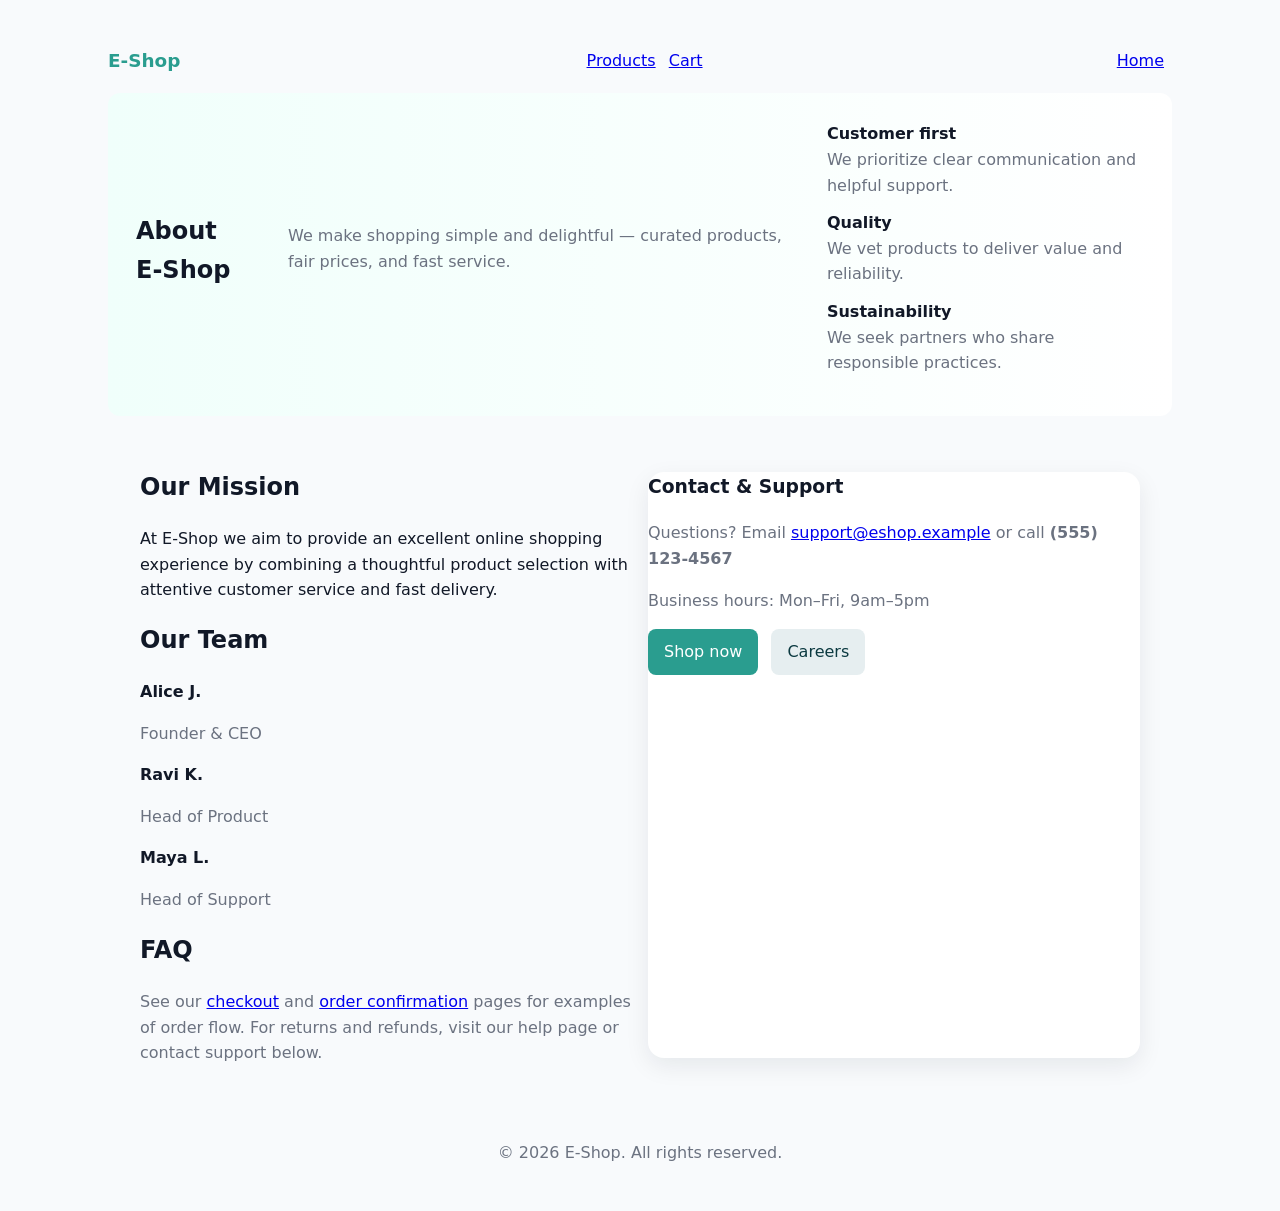
<file: about.html>
<!DOCTYPE html>
<html lang="en">
<head>
        <meta charset="UTF-8">
        <meta name="viewport" content="width=device-width, initial-scale=1.0">
        <title>About — E‑Shop</title>
        <link rel="stylesheet" href="style.css">
        
</head>
<body>
    <div class="wrap">
        <header class="site">
            <a class="logo" href="index.html">E‑Shop</a>
            <nav class="muted"><a href="products.html" style="margin-right:8px">Products</a>  <a href="cart.html" style="margin-right:8px">Cart</a></nav> <a href="index.html" style="margin-right:8px">Home</a>
        </header>

        <main>
            <section class="hero">
                <h1>About E‑Shop</h1>
                <p class="muted">We make shopping simple and delightful — curated products, fair prices, and fast service.</p>
                <div class="values">
                    <div class="value">
                        <strong>Customer first</strong>
                        <p class="muted">We prioritize clear communication and helpful support.</p>
                    </div>
                    <div class="value">
                        <strong>Quality</strong>
                        <p class="muted">We vet products to deliver value and reliability.</p>
                    </div>
                    <div class="value">
                        <strong>Sustainability</strong>
                        <p class="muted">We seek partners who share responsible practices.</p>
                    </div>
                </div>
            </section>

            <section class="grid">
                <div>
                    <h2>Our Mission</h2>
                    <p>At E‑Shop we aim to provide an excellent online shopping experience by combining a thoughtful product selection with attentive customer service and fast delivery.</p>

                    <h2 style="margin-top:18px">Our Team</h2>
                    <div class="team">
                        <div class="member">
                            <strong>Alice J.</strong>
                            <p class="muted">Founder & CEO</p>
                        </div>
                        <div class="member">
                            <strong>Ravi K.</strong>
                            <p class="muted">Head of Product</p>
                        </div>
                        <div class="member">
                            <strong>Maya L.</strong>
                            <p class="muted">Head of Support</p>
                        </div>
                    </div>

                    <h2 style="margin-top:18px">FAQ</h2>
                    <p class="muted">See our <a href="checkout.html">checkout</a> and <a href="confirmation.html">order confirmation</a> pages for examples of order flow. For returns and refunds, visit our help page or contact support below.</p>
                </div>

                <aside class="contact">
                    <h3 style="margin-top:0">Contact & Support</h3>
                    <p class="muted">Questions? Email <a href="mailto:support@eshop.example">support@eshop.example</a> or call <strong>(555) 123‑4567</strong></p>
                    <p class="muted">Business hours: Mon–Fri, 9am–5pm</p>
                    <div style="margin-top:12px">
                        <a class="btn" href="products.html">Shop now</a>
                        <a class="btn secondary" href="about.html" style="margin-left:8px">Careers</a>
                    </div>
                </aside>
            </section>
        </main>

        <footer style="text-align:center;margin-top:26px" class="muted">© <span id="year"></span> E‑Shop. All rights reserved.</footer>
    </div>

    <script>document.getElementById('year').textContent=new Date().getFullYear();</script>
</body>
</html>
</file>
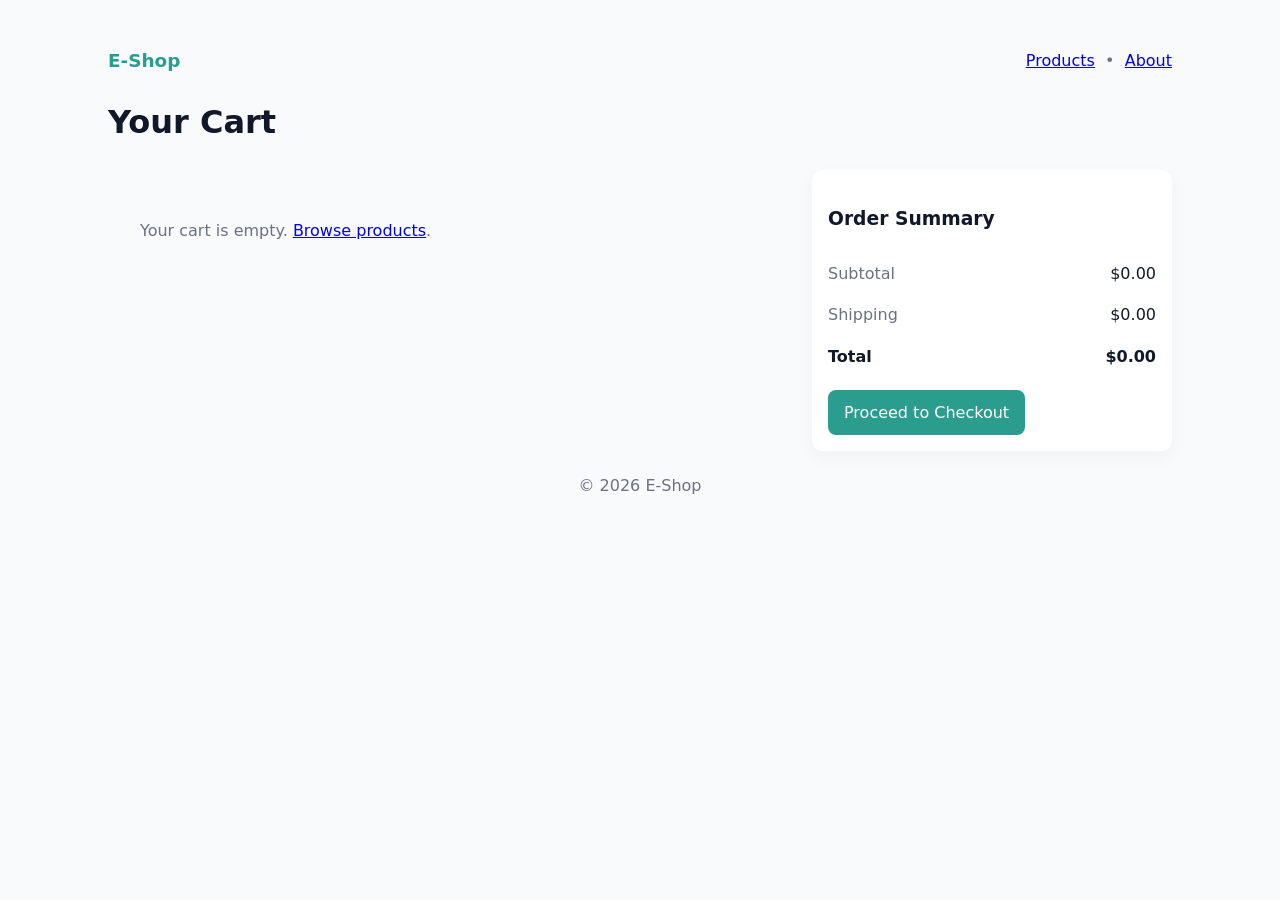
<file: cart.html>
<!DOCTYPE html>
<html lang="en">
<head>
    <meta charset="UTF-8">
    <meta name="viewport" content="width=device-width, initial-scale=1.0">
    <title>E‑Shop — Cart</title>
    <link rel="stylesheet" href="style.css">
    
</head>
<body>
    <div class="wrap">
        <header class="site">
            <a class="logo" href="index.html">E‑Shop</a>
            <nav class="muted"><a href="products.html">Products</a> &nbsp;•&nbsp; <a href="about.html">About</a></nav>
        </header>

        <main>
            <h1>Your Cart</h1>
            <div class="cart-grid">
                <section id="cartItems">
                    <!-- items rendered here -->
                </section>

                <aside class="summary" id="cartSummary">
                    <h3>Order Summary</h3>
                    <div class="line"><span class="muted">Subtotal</span><span id="subtotal">$0.00</span></div>
                    <div class="line"><span class="muted">Shipping</span><span id="shipping">$0.00</span></div>
                    <div class="line" style="font-weight:700"><span>Total</span><span id="total">$0.00</span></div>
                    <div style="margin-top:12px">
                        <a href="checkout.html" id="checkoutBtn" class="btn">Proceed to Checkout</a>
                    </div>
                </aside>
            </div>
        </main>

        <footer style="text-align:center;margin-top:22px;color:var(--muted)">© <span id="year"></span> E‑Shop</footer>
    </div>

    <script>
        function formatPrice(n){return '$' + n.toFixed(2)}
        function getCart(){return JSON.parse(localStorage.getItem('cart')||'[]')}
        function saveCart(c){localStorage.setItem('cart',JSON.stringify(c))}

        function renderCart(){
            var cart=getCart();
            var container=document.getElementById('cartItems');
            container.innerHTML='';
            if(cart.length===0){
                container.innerHTML = '<p class="muted">Your cart is empty. <a href="products.html">Browse products</a>.</p>';
                document.getElementById('subtotal').textContent = formatPrice(0);
                document.getElementById('shipping').textContent = formatPrice(0);
                document.getElementById('total').textContent = formatPrice(0);
                return;
            }

            var subtotal = 0;
            cart.forEach(item=>{
                subtotal += item.price * (item.quantity||1);
                var el = document.createElement('div'); el.className='cart-item';
                el.innerHTML = `
                    <div class="thumb"></div>
                    <div class="meta">
                        <strong>${item.name}</strong>
                        <div class="muted">${formatPrice(item.price)}</div>
                        <div class="qty">Quantity: <input type="number" min="1" value="${item.quantity||1}" data-id="${item.id}" style="width:60px;margin-left:8px"></div>
                    </div>
                    <div>
                        <button class="btn remove" data-id="${item.id}" style="background:#e05353">Remove</button>
                    </div>
                `;
                container.appendChild(el);
            });

            var shipping = subtotal > 0 ? 5.00 : 0.00;
            document.getElementById('subtotal').textContent = formatPrice(subtotal);
            document.getElementById('shipping').textContent = formatPrice(shipping);
            document.getElementById('total').textContent = formatPrice(subtotal + shipping);

            // attach handlers
            document.querySelectorAll('.remove').forEach(btn=>btn.addEventListener('click',function(){
                var id=this.dataset.id; var c=getCart(); c = c.filter(i=>i.id!==id); saveCart(c); renderCart();
            }));

            document.querySelectorAll('.qty input, .qty input[type=number]').forEach(inp=>{
                // none — placeholder
            });

            // quantity change (delegate)
            container.querySelectorAll('input[type=number]').forEach(inp=>inp.addEventListener('change',function(){
                var id=this.dataset.id; var qty=parseInt(this.value)||1; var c=getCart(); var it=c.find(i=>i.id===id); if(it){it.quantity=qty; saveCart(c); renderCart();}
            }));
        }

        document.getElementById('year').textContent = new Date().getFullYear();
        renderCart();
    </script>
</body>
</html>
</file>
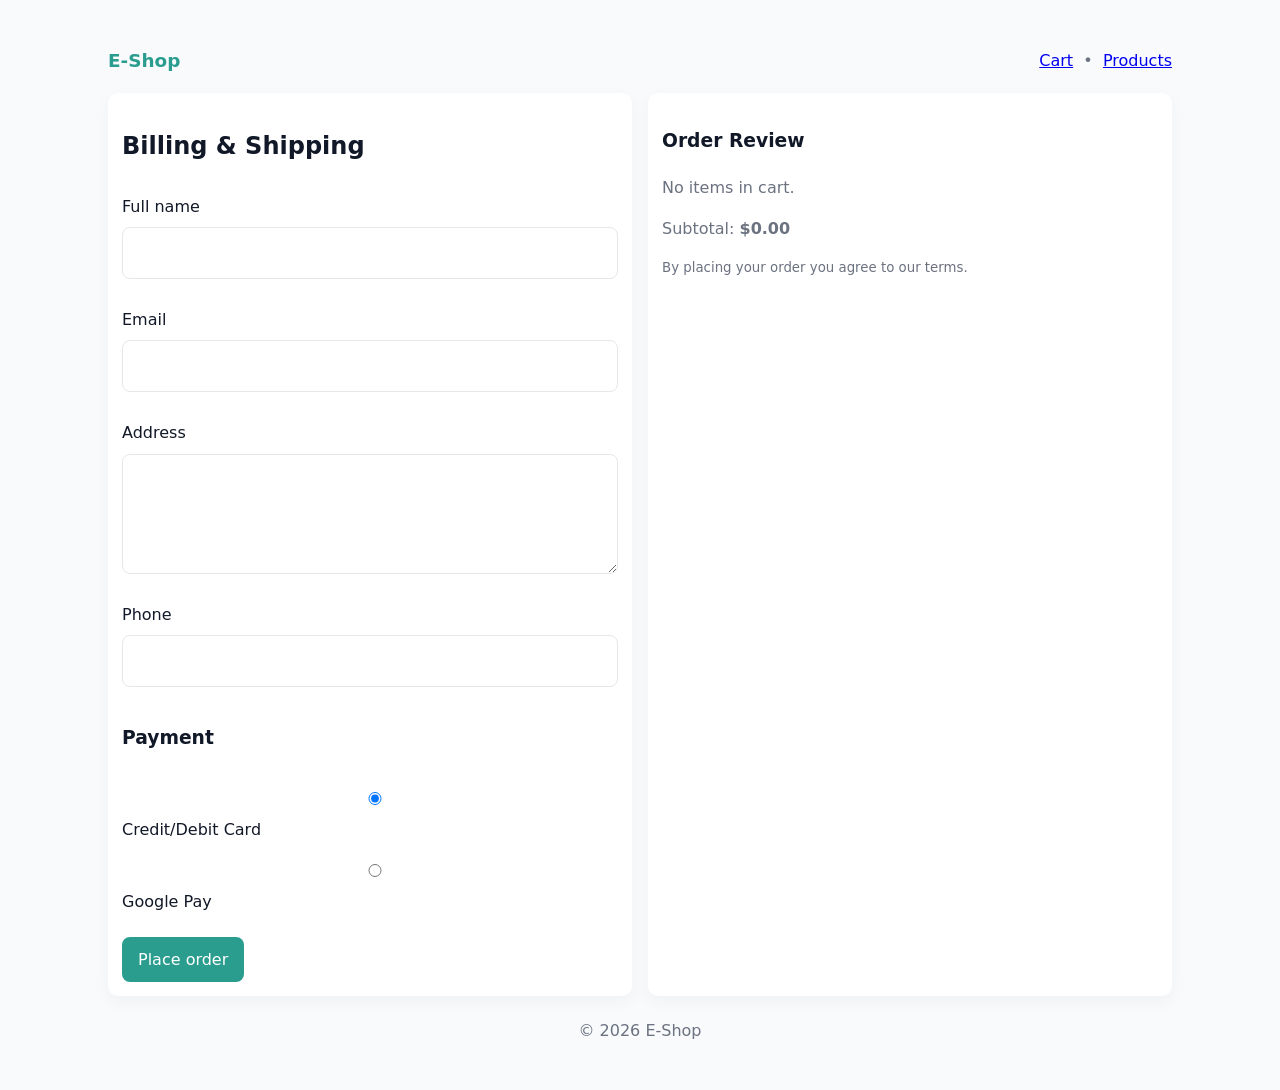
<file: checkout.html>
<!DOCTYPE html>
<html lang="en">
<head>
    <meta charset="utf-8">
    <meta name="viewport" content="width=device-width,initial-scale=1">
    <title>Checkout — E‑Shop</title>
    <link rel="stylesheet" href="style.css">
    
</head>
<body>
    <div class="wrap">
        <header class="site">
            <a class="logo" href="index.html">E‑Shop</a>
            <nav class="muted"><a href="cart.html">Cart</a> &nbsp;•&nbsp; <a href="products.html">Products</a></nav>
        </header>

        <main class="grid">
            <section class="card">
                <h2>Billing & Shipping</h2>
                <form id="checkoutForm">
                    <label for="fullName">Full name</label>
                    <input id="fullName" name="fullName" type="text" required>

                    <label for="email">Email</label>
                    <input id="email" name="email" type="email" required>

                    <label for="address">Address</label>
                    <textarea id="address" name="address" rows="3" required></textarea>

                    <label for="phone">Phone</label>
                    <input id="phone" name="phone" type="text" required>

                    <h3 style="margin-top:16px">Payment</h3>
                    <label><input type="radio" name="payment" value="card" checked> Credit/Debit Card</label>
                    <label><input type="radio" name="payment" value="gpay"> Google Pay</label>

                    <div style="margin-top:14px">
                        <button type="submit" class="btn">Place order</button>
                    </div>
                </form>
            </section>

            <aside class="card" id="orderReview">
                <h3>Order Review</h3>
                <div id="items"></div>
                <div class="muted" style="margin-top:12px">Subtotal: <strong id="subtotal">$0.00</strong></div>
                <div style="margin-top:12px">
                    <small class="muted">By placing your order you agree to our terms.</small>
                </div>
            </aside>
        </main>

        <footer style="text-align:center;margin-top:22px;color:var(--muted)">© <span id="year"></span> E‑Shop</footer>
    </div>

    <script>
        function getCart(){return JSON.parse(localStorage.getItem('cart')||'[]')}
        function format(n){return '$'+n.toFixed(2)}
        function renderReview(){
            var cart=getCart(); var itemsEl=document.getElementById('items'); itemsEl.innerHTML='';
            if(cart.length===0){itemsEl.innerHTML='<p class="muted">No items in cart.</p>';document.getElementById('subtotal').textContent=format(0);return}
            var subtotal=0; cart.forEach(i=>{subtotal += i.price*(i.quantity||1); var div=document.createElement('div'); div.style.marginBottom='8px'; div.innerHTML = `<strong>${i.name}</strong> <div class="muted">${i.quantity||1} × ${format(i.price)}</div>`; itemsEl.appendChild(div)});
            document.getElementById('subtotal').textContent = format(subtotal);
        }

        document.getElementById('year').textContent = new Date().getFullYear();
        renderReview();

        document.getElementById('checkoutForm').addEventListener('submit', function(e){
            e.preventDefault();
            var cart = getCart(); if(cart.length===0){alert('Cart is empty');return}
            // Build a simple order object and save to localStorage for confirmation page
            var order = {id: 'ORD' + Math.floor(100000 + Math.random()*900000), items:cart, date: new Date().toISOString(), customer: {name: this.fullName.value, email: this.email.value}};
            localStorage.setItem('lastOrder', JSON.stringify(order));
            // Clear cart
            localStorage.removeItem('cart');
            // Redirect to confirmation
            window.location = 'confirmation.html';
        });
    </script>
</body>
</html>
</file>
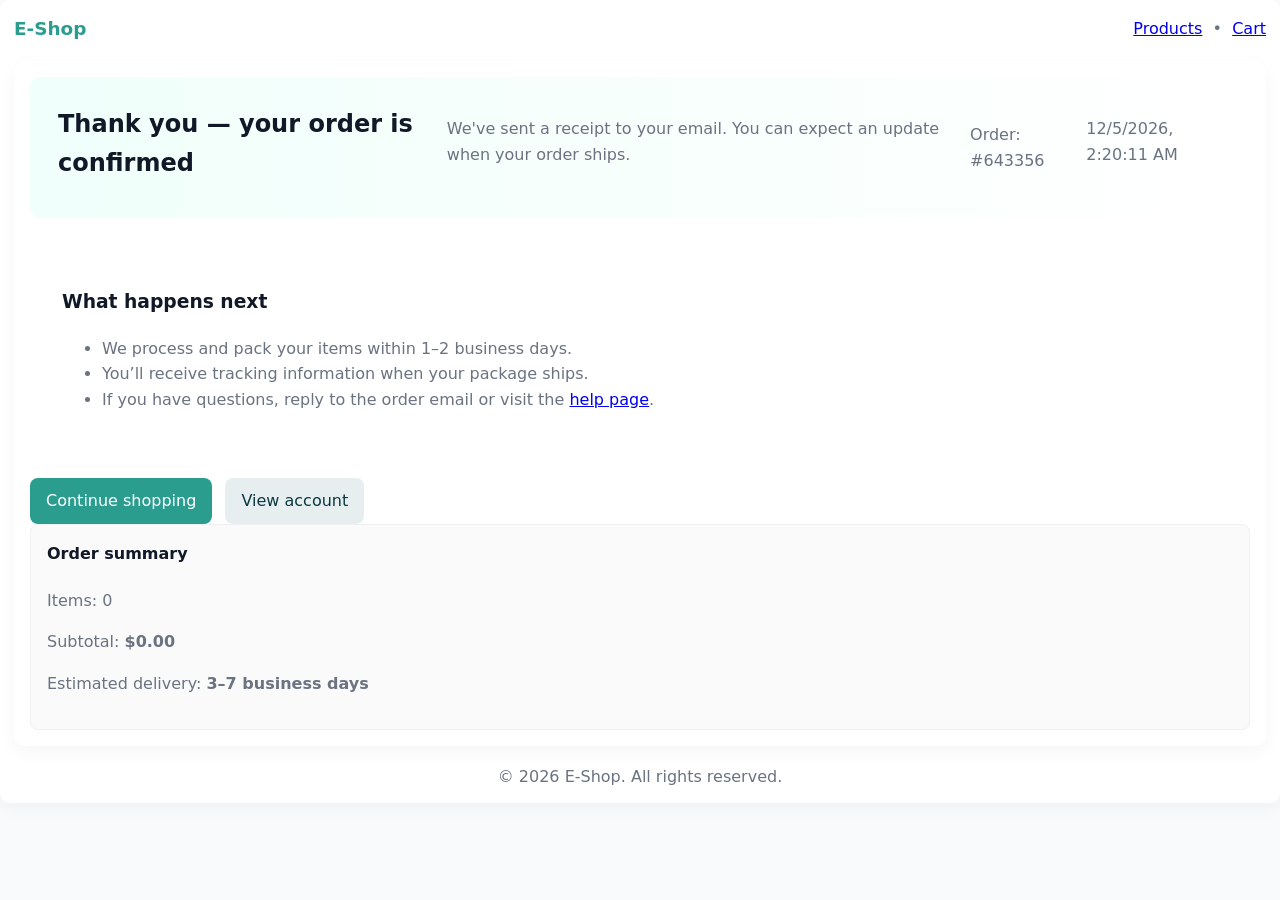
<file: confirmation.html>
<!doctype html>
<html lang="en">
<head>
	<meta charset="utf-8">
	<meta name="viewport" content="width=device-width,initial-scale=1">
	<title>Order Confirmed — Thank you!</title>
	<link rel="stylesheet" href="style.css">

</head>
<body>
	<div class="container">
		<div class="card">
			<header class="site">
				<a class="logo" href="index.html">E‑Shop</a>
				<nav class="muted">
					<a href="products.html">Products</a> &nbsp;•&nbsp; <a href="cart.html">Cart</a>
				</nav>
			</header>

			<main>
				<section class="summary">
					<div>
						<div class="hero">
							<h1>Thank you — your order is confirmed</h1>
							<p class="muted">We've sent a receipt to your email. You can expect an update when your order ships.</p>
							<p style="margin-top:12px">Order: <span id="orderId" class="order-number">#—</span></p>
							<p class="muted" id="orderDate"></p>
						</div>

						<section style="margin-top:18px">
							<h3>What happens next</h3>
							<ul class="muted">
								<li>We process and pack your items within 1–2 business days.</li>
								<li>You’ll receive tracking information when your package ships.</li>
								<li>If you have questions, reply to the order email or visit the <a href="about.html">help page</a>.</li>
							</ul>
						</section>

						<div style="margin-top:18px">
							<a class="btn" href="products.html">Continue shopping</a>
							<a class="btn secondary" href="index.html" style="margin-left:8px">View account</a>
						</div>
					</div>

					<aside class="order-box">
						<h4 style="margin-top:0">Order summary</h4>
						<div id="orderSummary">
							<p class="muted">Items: <span id="itemCount">0</span></p>
							<p class="muted">Subtotal: <strong id="subtotal">$0.00</strong></p>
							<p class="muted">Estimated delivery: <strong id="eta">3–7 business days</strong></p>
						</div>
					</aside>
				</section>
			</main>

			<footer style="margin-top:18px;text-align:center" class="muted">© <span id="year"></span> E‑Shop. All rights reserved.</footer>
		</div>
	</div>

	<script>
		// Small client-side script to populate order details (placeholder behavior)
		(function(){
			function randId(){return Math.floor(100000 + Math.random()*900000)}
			var orderId = '#' + randId();
			document.getElementById('orderId').textContent = orderId;
			document.getElementById('orderDate').textContent = new Date().toLocaleString();
			document.getElementById('year').textContent = new Date().getFullYear();

			// Try to read a cart summary from localStorage (best-effort)
			try{
				var cart = JSON.parse(localStorage.getItem('cart') || '[]');
				var itemCount = cart.reduce((s,i)=>s + (i.quantity||1),0);
				var subtotal = cart.reduce((s,i)=>s + (i.quantity||1) * (i.price||0),0);
				document.getElementById('itemCount').textContent = itemCount;
				document.getElementById('subtotal').textContent = '$' + subtotal.toFixed(2);
				// Optionally clear cart after order
				// localStorage.removeItem('cart')
			}catch(e){/* ignore */}
		})();
	</script>
</body>
</html>
</file>
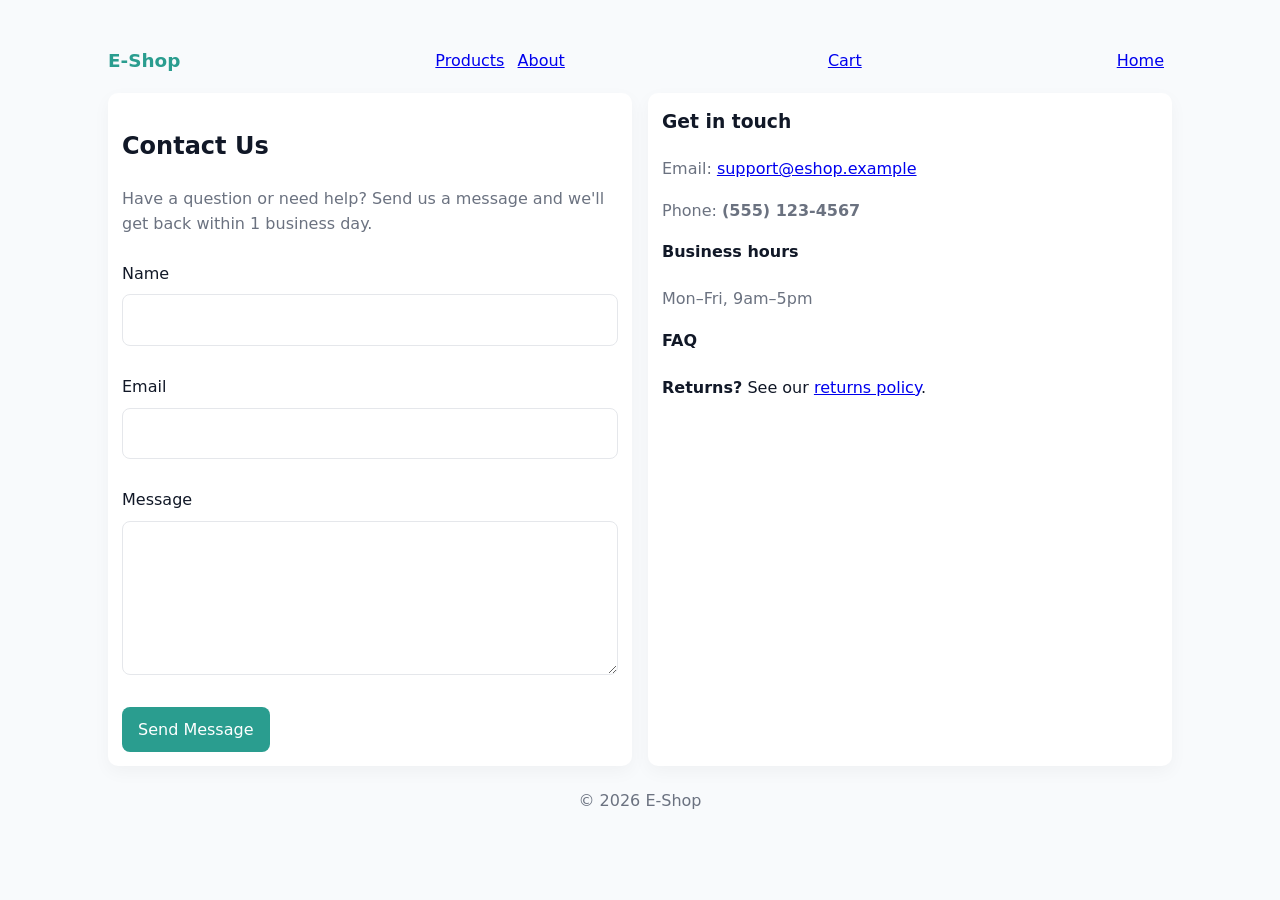
<file: contact.html>
<!doctype html>
<html lang="en">
<head>
  <meta charset="utf-8">
  <meta name="viewport" content="width=device-width,initial-scale=1">
  <title>Contact — E‑Shop</title>
  <link rel="stylesheet" href="style.css">
  
</head>
<body>
  <div class="wrap">
    <header class="site">
      <a class="logo" href="index.html">E‑Shop</a>
      <nav class="muted"><a href="products.html" style="margin-right:8px">Products</a>  <a href="about.html" style="margin-right:8px">About</a></nav> <a href="cart.html" style="float:right">Cart</a> <a href="index.html" style="float:right;margin-right:8px">Home</a>
    </header>

    <main class="grid">
      <section class="card">
        <h2>Contact Us</h2>
        <p class="muted">Have a question or need help? Send us a message and we'll get back within 1 business day.</p>
        <form id="contactForm">
          <label for="name">Name</label>
          <input id="name" name="name" required>

          <label for="email">Email</label>
          <input id="email" name="email" type="email" required>

          <label for="message">Message</label>
          <textarea id="message" name="message" rows="5" required></textarea>

          <div style="margin-top:12px">
            <button class="btn" type="submit">Send Message</button>
          </div>
        </form>
      </section>

      <aside class="card contact-info">
        <h3 style="margin-top:0">Get in touch</h3>
        <p class="muted">Email: <a href="mailto:support@eshop.example">support@eshop.example</a></p>
        <p class="muted">Phone: <strong>(555) 123‑4567</strong></p>
        <h4 style="margin-top:12px">Business hours</h4>
        <p class="muted">Mon–Fri, 9am–5pm</p>

        <h4 style="margin-top:12px">FAQ</h4>
        <p><strong>Returns?</strong> See our <a href="about.html">returns policy</a>.</p>
      </aside>
    </main>

    <footer style="text-align:center;margin-top:22px;color:var(--muted)">© <span id="year"></span> E‑Shop</footer>
  </div>

  <div id="toast" class="toast">Message sent</div>

  <script>
    document.getElementById('year').textContent = new Date().getFullYear();
    var form = document.getElementById('contactForm');
    form.addEventListener('submit', function(e){
      e.preventDefault();
      var data = {name: form.name.value, email: form.email.value, message: form.message.value, date: new Date().toISOString()};
      // store messages locally as a simulation of sending
      try{
        var msgs = JSON.parse(localStorage.getItem('messages')||'[]'); msgs.push(data); localStorage.setItem('messages', JSON.stringify(msgs));
      }catch(e){}
      var t = document.getElementById('toast'); t.textContent = 'Message sent — we will contact you soon'; t.style.display='block';
      setTimeout(()=>t.style.display='none',2000);
      form.reset();
    });
  </script>
</body>
</html>
</file>
<file: style.css>
:root {
  --primary: #2563eb;
  --primary-dark: #1d4ed8;
  --accent: #2a9d8f; /* unified accent used in page styles */
  --text: #111827;
  --muted: #6b7280;
  --bg: #f8fafc;
  --surface: #ffffff;
  --border: #e5e7eb;
  --shadow: 0 8px 24px rgba(15, 23, 42, 0.08);
}

* {
  box-sizing: border-box;
}

body {
  margin: 0;
  font-family: system-ui, -apple-system, 'Segoe UI', Roboto, Helvetica, Arial, sans-serif;
  color: var(--text);
  background: var(--bg);
  line-height: 1.6;
}

.navbar {
  display: flex;
  justify-content: space-between;
  align-items: center;
  padding: 1rem 2rem;
  background: var(--surface);
  box-shadow: var(--shadow);
  position: sticky;
  top: 0;
  z-index: 10;
}

.logo {
  margin: 0;
  font-size: 1.5rem;
  color: var(--primary);
}

.navbar nav {
  display: flex;
  gap: 1rem;
  flex-wrap: wrap;
}

.navbar nav a {
  text-decoration: none;
  color: var(--text);
  font-weight: 600;
}

.navbar nav a:hover {
  color: var(--primary);
}

section {
  padding: 2rem;
}

.slider,
.features,
.latest,
.categories,
.product-view,
.contact,
.confirmation,
.about,
.checkout,
.filters,
.product-list,
.search-list {
  max-width: 1200px;
  margin: 1.5rem auto;
  background: var(--surface);
  border-radius: 16px;
  box-shadow: var(--shadow);
}

.slider {
  display: flex;
  flex-direction: column;
  gap: 1rem;
  padding: 2rem;
  background: linear-gradient(135deg, var(--primary), var(--primary-dark));
  color: white;
}

.slide {
  font-size: 1.25rem;
  font-weight: 700;
}

.categories h2,
.latest h2,
.filters h2,
.contact h2,
.about h2,
.checkout h2,
.confirmation h2,
.search-list h2 {
  margin-top: 0;
  color: var(--primary);
}

.grid {
  display: grid;
  grid-template-columns: repeat(auto-fit, minmax(180px, 1fr));
  gap: 1rem;
}

.cat-card,
.product-card,
.cat-item {
  background: var(--bg);
  border: 1px solid var(--border);
  padding: 1rem;
  border-radius: 12px;
  text-align: center;
  font-weight: 600;
}

.features {
  display: grid;
  grid-template-columns: repeat(auto-fit, minmax(180px, 1fr));
  gap: 1rem;
  text-align: center;
  padding: 1.5rem 2rem;
}

.features div {
  padding: 1rem;
  background: linear-gradient(135deg, #556e90, #497aba);
  border-radius: 12px;
  font-weight: 700;
  
}

.footer {
  text-align: center;
  padding: 1.5rem 1rem;
  color: var(--muted);
  background: var(--surface);
  margin-top: 2rem;
}


button,
input,
select,
textarea {
  font: inherit;
}

button {
  background: var(--primary);
  color: white;
  border: none;
  padding: 0.75rem 1rem;
  border-radius: 8px;
  cursor: pointer;
}

button:hover {
  background: var(--primary-dark);
}

input,
select,
textarea {
  width: 100%;
  padding: 0.75rem;
  margin-bottom: 0.75rem;
  border: 1px solid var(--border);
  border-radius: 8px;
}

form {
  display: flex;
  flex-direction: column;
  gap: 0.5rem;
}

textarea {
  min-height: 120px;
  resize: vertical;
}

table {
  width: 100%;
  border-collapse: collapse;
  margin-bottom: 1rem;
}

th,
td {
  padding: 0.75rem;
  border-bottom: 1px solid var(--border);
  text-align: left;
}

th {
  background: #f3f4f6;
}

#scrollTopBtn {
  position: fixed;
  right: 1.25rem;
  bottom: 1.25rem;
  border-radius: 999px;
  padding: 0.8rem 0.95rem;
}

@media (max-width: 768px) {
  .navbar {
    flex-direction: column;
    align-items: flex-start;
  }

  .navbar nav {
    margin-top: 0.5rem;
  }

  section {
    padding: 1.25rem;
  }
}

/* ---- Merged inline/page styles (previously embedded in individual pages) ---- */

/* Layout helpers used across pages */
.wrap{max-width:1100px;margin:28px auto;padding:18px}
header.site{display:flex;justify-content:space-between;align-items:center;margin-bottom:18px}
header.site a.logo{font-weight:700;color:var(--accent);text-decoration:none;font-size:1.15rem}
.muted{color:var(--muted)}
.card{background:var(--surface);padding:14px;border-radius:10px;box-shadow:0 6px 18px rgba(15,15,15,0.04)}
.btn{display:inline-block;padding:10px 16px;border-radius:8px;text-decoration:none;color:#fff;background:var(--accent);border:none}
.btn.secondary{background:#e6eef0;color:#0b3940}

/* Hero and visual blocks */
.hero{display:flex;gap:20px;align-items:center;background:linear-gradient(90deg,#f0fffb,#ffffff);padding:28px;border-radius:12px}
.hero .copy{flex:1}
.hero h1{margin:0 0 8px 0}
.hero p{margin:0 0 12px 0;color:var(--muted)}

/* space between hero action buttons */
.hero .actions a + a{margin-left:8px}

.cats{grid-template-columns:repeat(4,1fr)}
.featured{grid-template-columns:repeat(4,1fr)}
.products{grid-template-columns:repeat(3,1fr)}

.cat,.product,.cat-item,.product-card{background:var(--bg);border:1px solid var(--border);padding:1rem;border-radius:12px;text-align:center;font-weight:600}
.product-image{height:140px;background:#eef;border-radius:8px;margin-bottom:10px}

/* Responsive tweaks used by pages */
@media(max-width:900px){.cats,.featured{grid-template-columns:repeat(2,1fr)}.hero{flex-direction:column;text-align:center}.products{grid-template-columns:repeat(2,1fr)}}
@media(max-width:600px){.products{grid-template-columns:1fr}}

/* Cart / checkout / summary */
.cart-grid{display:grid;grid-template-columns:1fr 360px;gap:20px}
.cart-item{display:flex;gap:12px;align-items:center;padding:12px;border-radius:10px;background:var(--surface);box-shadow:0 6px 18px rgba(15,15,15,0.04);margin-bottom:12px}
.thumb{width:100px;height:80px;background:#eef;border-radius:8px}
.meta{flex:1}
.qty{display:flex;gap:8px;align-items:center}
.summary{background:var(--surface);padding:16px;border-radius:10px;box-shadow:0 6px 18px rgba(15,15,15,0.04)}
.summary .line{display:flex;justify-content:space-between;padding:8px 0}

/* Forms and contact */
label{display:block;margin-top:8px}

/* Toast / small utilities */
.toast{position:fixed;right:16px;bottom:16px;background:#0b3940;color:#fff;padding:10px 14px;border-radius:8px;display:none}

/* Small helpers used inline in some pages */
.order-box{background:#fafafa;padding:16px;border-radius:8px;border:1px solid #f0f0f0}
</file>
